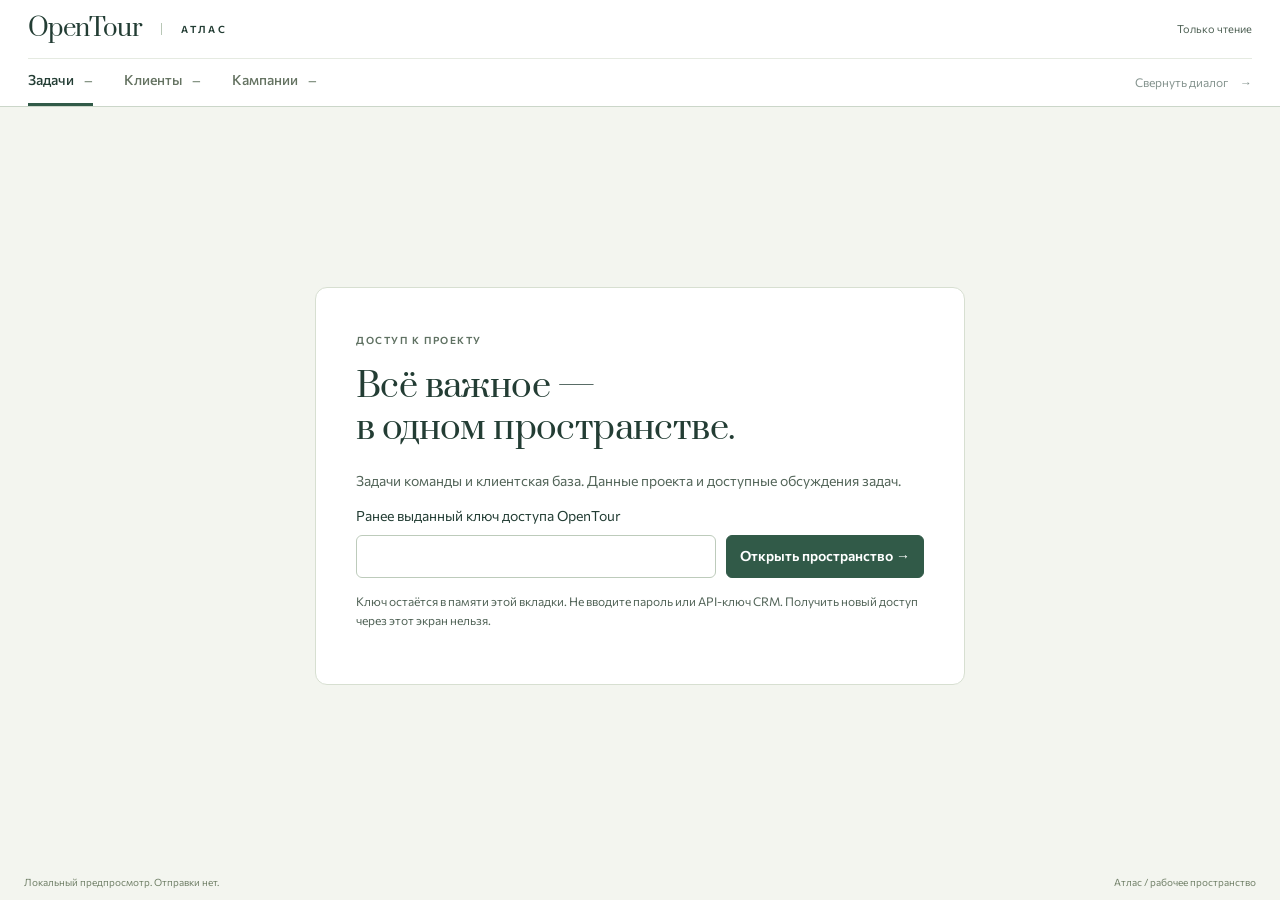
<file: ui/index.html>
<!doctype html><html lang="ru"><head><meta name="opentour-base" content=""><meta name="opentour-api-base" content=""><meta charset="utf-8"><meta name="viewport" content="width=device-width,initial-scale=1"><meta name="color-scheme" content="light"><title>OpenTour &mdash; Atlas</title><link rel="stylesheet" href="/ui/styles.css"><script src="/ui/app.js" defer></script></head><body>
<a class="skip-link" href="#main">К содержимому</a>
<header class="masthead" id="masthead"><div class="topline"><a class="brand" href="#tasks" aria-label="OpenTour — задачи">OpenTour<span>АТЛАС</span></a><div class="top-actions"><span class="role-label" id="session-role"></span><span class="read-badge" id="access-mode"><i aria-hidden="true"></i>Только чтение</span><button class="text-button" id="disconnect" hidden>Отключиться</button></div></div><div class="navline"><nav aria-label="Разделы"><button data-view="tasks" aria-current="page">Задачи <span id="nav-work-count">&mdash;</span></button><button data-view="clients">Клиенты <span id="nav-client-count">&mdash;</span></button><button data-view="campaigns">Кампании <span id="nav-campaign-count">&mdash;</span></button></nav><button id="dialog-toggle" aria-expanded="false" aria-controls="conversation" disabled>Свернуть диалог <span aria-hidden="true">→</span></button></div></header>
    <div id="synthetic-banner" class="synthetic-banner" hidden>ДЕМОНСТРАЦИЯ · Синтетические данные для проверки интерфейса</div>
      <section class="connect-panel" id="connect-panel" aria-labelledby="connect-title">
        <span class="eyebrow">ДОСТУП К ПРОЕКТУ</span><h1 id="connect-title">Всё важное —<br>в одном пространстве.</h1>
        <p>Задачи команды и клиентская база. Данные проекта и доступные обсуждения задач.</p>
        <form id="connect-form"><label for="access-token">Ранее выданный ключ доступа OpenTour</label><div class="connect-input"><input id="access-token" type="password" autocomplete="off" spellcheck="false" maxlength="1024" required aria-describedby="access-help"><button class="primary-button" id="connect-button" type="submit">Открыть пространство <span aria-hidden="true">→</span></button></div></form>
        <p class="field-hint" id="access-help">Ключ остаётся в памяти этой вкладки. Не вводите пароль или API-ключ CRM. Получить новый доступ через этот экран нельзя.</p>
        <p id="connect-status" role="status" class="connection-status"></p>
      </section>


<div id="workspace" class="workspace" hidden><main id="main" tabindex="-1">        <div class="page-heading" id="page-heading"><div><div class="eyebrow" id="page-eyebrow">ОБЩАЯ ДОСКА</div><h1 id="page-title">Работа команды</h1><p id="page-description">Текущий план, результаты и следующие шаги.</p></div><button id="refresh" class="secondary-button"><span aria-hidden="true">↻</span> Обновить</button></div>
        <div id="announcement" class="sr-only" role="status" aria-live="polite"></div>

        <section id="tasks-view" aria-label="Доска задач">
          <section id="app-tasks" hidden aria-label="Обсуждения OpenTour"><h2>Обсуждения задач</h2><p id="app-task-status" role="status"></p><div id="app-task-list" class="app-task-list"></div></section>
          <div class="mission-banner"><div class="mission-symbol" aria-hidden="true">↗</div><div><span class="eyebrow">ТЕКУЩЕЕ НАПРАВЛЕНИЕ</span><h2>От клиентской базы к готовой кампании</h2><p>Клиенты, работа команды и материалы в одном процессе.</p></div><span class="source-tag">Источник: OpenRig</span></div>
          <div class="section-toolbar"><div class="toolbar-title">Задачи <span id="work-total" class="count-pill">—</span></div><div class="filters"><label class="sr-only" for="work-filter">Этап задач</label><select id="work-filter"><option value="all">Все этапы</option><option value="planned">Запланировано</option><option value="in_progress">В работе</option><option value="needs_human">Требуется человек</option><option value="review">На проверке</option><option value="done">Выполнено</option><option value="unknown">Неизвестно</option></select><span class="update-label" id="board-updated">Ожидаем данные</span></div></div>
          <div id="board-notice" class="notice" hidden></div><div id="board" class="board" aria-busy="false" tabindex="0" aria-label="Колонки задач"></div>
          <p class="view-footnote">Этапы следуют за работой команды. Перетаскивание и изменение задач недоступны.</p>
        </section>

        <section id="clients-view" hidden aria-label="Клиентская база">
          <div class="client-filters-block"><form id="client-filters" class="client-filters"><div class="search-field"><span aria-hidden="true">⌕</span><label class="sr-only" for="client-search">Поиск клиентов</label><input id="client-search" type="search" placeholder="Имя, организация, email или телефон" autocomplete="off" maxlength="200"></div><label class="sr-only" for="client-kind">Тип клиента</label><select id="client-kind"><option value="all">Все клиенты</option><option value="person">Физические лица</option><option value="organization">Организации</option></select><label class="sr-only" for="client-channel">Наличие контактов</label><select id="client-channel"><option value="any">Любые контакты</option><option value="email">Есть email</option><option value="phone">Есть телефон</option><option value="none">Нет контактов</option></select></form></div>
          <div class="section-toolbar client-base-heading"><div class="toolbar-title">Клиентская база <span id="client-total" class="count-pill">—</span></div><span class="source-tag">Источник: CRM</span></div>
          <div id="clients-notice" class="notice" hidden></div><div class="client-table-block"><div id="client-list" class="client-list" aria-busy="false"></div>
          <div class="pagination"><span id="page-range" class="update-label"></span><div><button id="previous-page" class="secondary-button" disabled>← Назад</button><button id="next-page" class="secondary-button" disabled>Далее →</button></div></div></div>
          <p class="view-footnote">Данные читаются из CRM. Неизвестные сведения не дополняются автоматически.</p>
        </section>
        <section id="campaigns-view" hidden aria-label="Предпросмотр кампании">
          <div class="fixture-notice"><strong>FIXTURE · PREVIEW-ONLY</strong><span>NOT CONTENT-APPROVED · NOT SENT</span><p>Локальный пакет для просмотра. Это не запись сервиса рассылок, не утверждённое предложение и не отправленная кампания.</p></div>
          <div class="section-toolbar"><div class="toolbar-title">Материалы кампании</div><span class="source-tag">Источник: локальные артефакты r01</span></div>
          <div id="campaign-list" class="campaign-list" aria-busy="false"></div>
          <p class="view-footnote">Аудитория не выбрана. Получатели, отправитель и сервис рассылок не настроены. Просмотр ничего не отправляет.</p>
        </section>
</main><div id="dialog-shade" hidden></div><aside hidden id="conversation" aria-label="Контекстный диалог"><div class="dialog-top"><p class="eyebrow">КОНТЕКСТНЫЙ ДИАЛОГ</p><button id="dialog-close" class="text-button">Закрыть</button></div><div class="agent-heading"><span class="agent-initial" aria-hidden="true">O</span><div><h2 id="agent-name"></h2><p id="agent-object"></p></div></div><p class="dialog-hint" id="dialog-hint"></p><div id="messages" class="messages" role="log" aria-label="История диалога"></div><div id="chat-form"><label for="chat-text">Сообщение <span id="chat-recipient"></span></label><textarea id="chat-text" disabled rows="3" placeholder="Что уточнить у команды?"></textarea><p id="role-explanation">В этой роли можно читать диалог. Ответить команде — через карточку задачи.</p><div class="compose-bottom"><span id="chat-availability"></span><button id="chat-send" disabled class="primary">Отправить</button></div><p id="chat-status" class="form-status" role="status"></p></div></aside></div><footer class="app-footer" id="app-footer"><span id="campaign-note">Локальный предпросмотр. Отправки нет.</span><span>Атлас / рабочее пространство</span></footer>  <dialog id="detail-dialog" aria-labelledby="detail-title"><div class="dialog-header"><span id="detail-eyebrow" class="eyebrow">ПОДРОБНОСТИ</span><button id="close-detail" class="icon-button" aria-label="Закрыть подробности">✕</button></div><h2 id="detail-title">Подробности</h2><div id="detail-body" class="detail-body"></div><div class="dialog-footer"><span id="detail-mode">Режим просмотра</span><button id="done-detail" class="secondary-button">Закрыть</button></div></dialog>
</body></html>
</file>
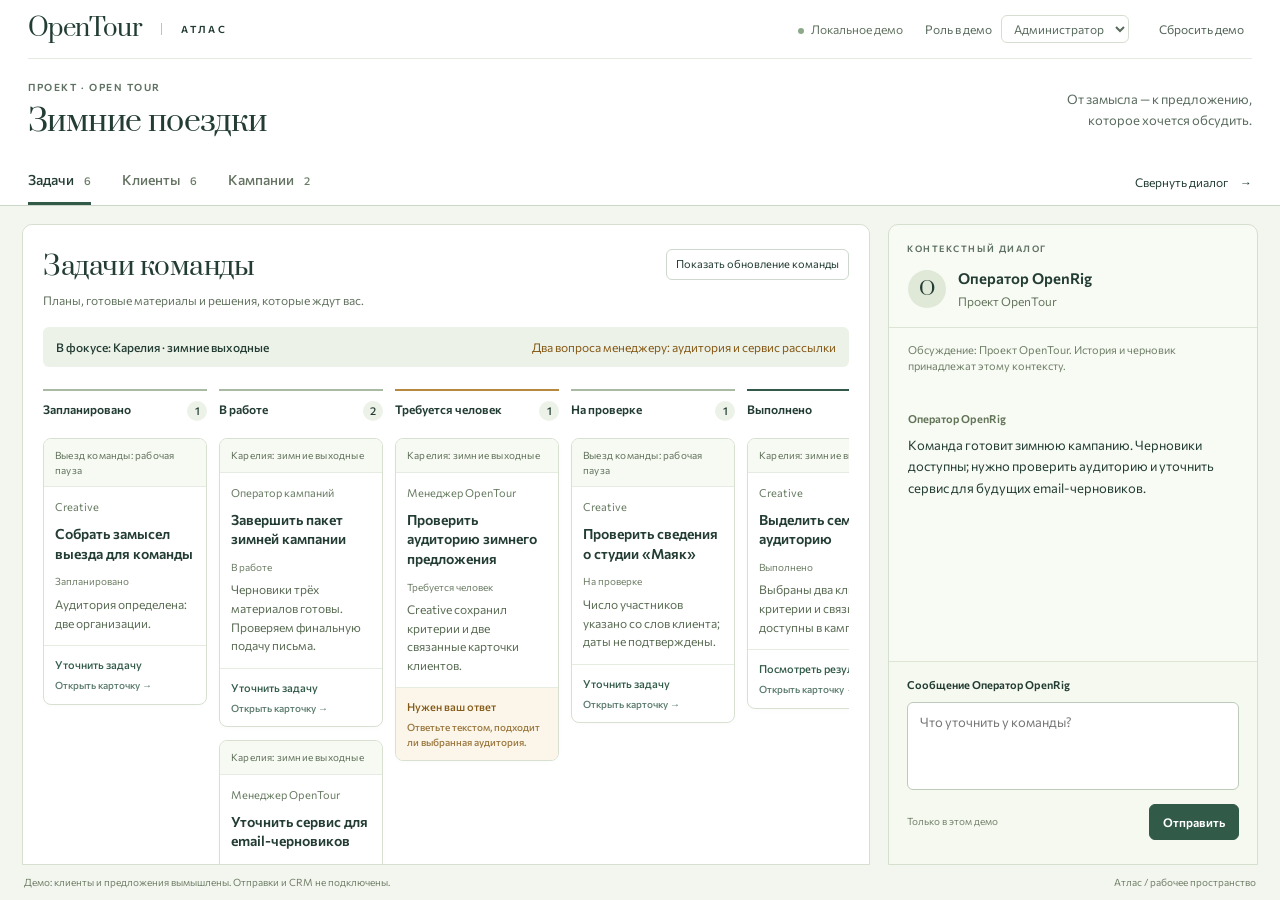
<file: prototypes/opentour-v3/index.html>
<!doctype html><html lang="ru"><head><meta charset="utf-8"><meta name="viewport" content="width=device-width,initial-scale=1"><title>opentour-v01 / V3 / Атлас</title><link rel="stylesheet" href="style.css?v=2"></head><body>
<header class="masthead"><div class="topline"><a class="brand" href="#tasks" aria-label="OpenTour — задачи">OpenTour<span>АТЛАС</span></a><div class="top-actions"><span class="demo-label">Локальное демо</span><label class="role-label">Роль в демо<select id="role"><option value="admin">Администратор</option><option value="user">Пользователь</option></select></label><button id="reset" class="text-button">Сбросить демо</button></div></div><div class="project-line"><div><p class="eyebrow">ПРОЕКТ · OPEN TOUR</p><h1>Зимние поездки</h1></div><p class="project-intent">От замысла — к предложению,<br>которое хочется обсудить.</p></div><div class="navline"><nav aria-label="Разделы"><button data-section="tasks" aria-current="page">Задачи <span>6</span></button><button data-section="clients">Клиенты <span>6</span></button><button data-section="campaigns">Кампании <span>2</span></button></nav><button id="dialog-toggle" aria-expanded="true">Свернуть диалог <span aria-hidden="true">→</span></button></div></header>
<div id="workspace" class="workspace"><main id="main" tabindex="-1"></main><div id="dialog-shade" hidden></div><aside id="conversation" aria-label="Контекстный диалог"><div class="dialog-top"><p class="eyebrow">КОНТЕКСТНЫЙ ДИАЛОГ</p><button id="dialog-close" class="text-button">Закрыть</button></div><div class="agent-heading"><span class="agent-initial" aria-hidden="true">O</span><div><h2 id="agent-name"></h2><p id="agent-object"></p></div></div><p class="dialog-hint" id="dialog-hint"></p><div id="messages" class="messages" role="log" aria-label="История диалога"></div><form id="chat-form"><label for="chat-text">Сообщение <span id="chat-recipient"></span></label><textarea id="chat-text" rows="3" placeholder="Что уточнить у команды?"></textarea><p id="role-explanation" hidden>В этой роли можно читать диалог. Ответить команде — через карточку задачи.</p><div class="compose-bottom"><span>Только в этом демо</span><button id="chat-send" class="primary">Отправить</button></div><p id="chat-status" class="form-status" role="status"></p></form></aside></div>
<footer class="app-footer"><span>Демо: клиенты и предложения вымышлены. Отправки и CRM не подключены.</span><span>Атлас / рабочее пространство</span></footer>
<dialog id="task-modal" aria-labelledby="task-title"><div class="modal-bar"><span id="task-context"></span><button id="task-close" class="text-button">Закрыть <span aria-hidden="true">×</span></button></div><div class="modal-scroll"><div class="modal-heading"><p class="eyebrow" id="task-owner"></p><h2 id="task-title"></h2><span id="task-status" class="status-label"></span></div><div class="modal-columns"><div class="task-detail"><section><h3>Суть задачи</h3><p id="task-description"></p></section><section class="requested"><h3>Что нужно сейчас</h3><p id="task-action"></p></section><section><h3>Последний результат</h3><p id="task-latest"></p></section><section id="task-discussion"><h3>Обсуждение</h3><div id="task-comments"></div></section><form id="task-form"><label id="task-input-label" for="task-reply">Уточнение команде</label><textarea id="task-reply" rows="3" placeholder="Напишите, что важно учесть…"></textarea><p id="task-form-status" role="status" class="form-status"></p><button id="task-submit" class="primary">Добавить уточнение</button></form></div><aside class="task-properties"><h3>Связанные материалы</h3><div id="task-links"></div><div id="task-event-area" hidden><p class="eyebrow">СИМУЛЯЦИЯ</p><p>Показать подтверждённый результат работы команды.</p><button id="task-event">Показать обновление команды</button><p id="event-status" role="status"></p></div><p class="quiet-note">Ответ сохраняется в обсуждении. Статус задачи сам по себе не меняется.</p></aside></div></div></dialog>
<div id="toast" role="status" aria-live="polite" hidden></div><script src="app.js?v=2"></script></body></html>
</file>
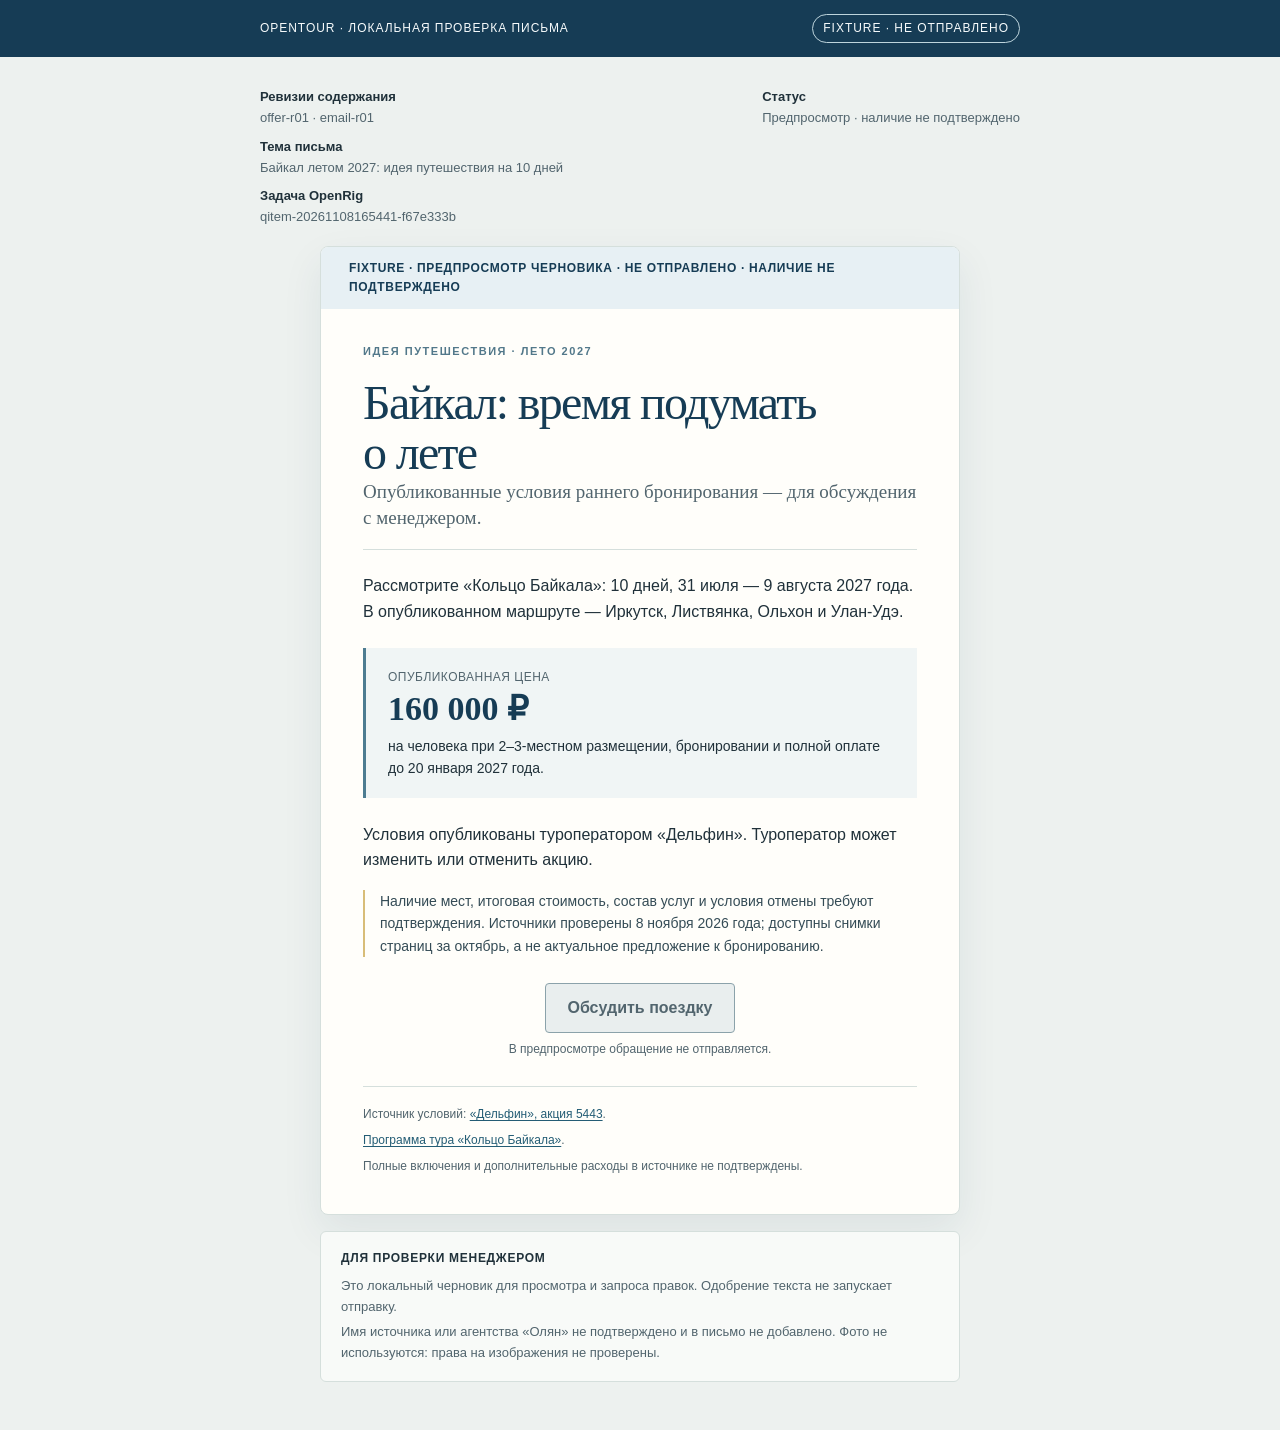
<file: opentour-rig/missions/01-local-information-layer/slices/04-campaign-draft/artifacts/email-preview-r01.html>
<!doctype html>
<html lang="ru">
<head>
  <meta charset="utf-8">
  <meta name="viewport" content="width=device-width, initial-scale=1">
  <meta name="color-scheme" content="light">
  <title>Предпросмотр письма · offer-r01 / email-r01</title>
  <style>
    :root {
      color-scheme: light;
      --lake: #163c55;
      --lake-soft: #e7f0f4;
      --ink: #20313a;
      --muted: #52656e;
      --paper: #fffefa;
      --ground: #edf1ef;
      --line: #d5dfdc;
      --amber: #f1e6c8;
    }
    * { box-sizing: border-box; }
    body {
      margin: 0;
      background: var(--ground);
      color: var(--ink);
      font-family: -apple-system, BlinkMacSystemFont, "Segoe UI", sans-serif;
      line-height: 1.6;
    }
    .review-header {
      background: var(--lake);
      color: #f7fbfc;
      padding: 14px 20px;
    }
    .review-header-inner, main {
      width: calc(100% - 32px);
      max-width: 760px;
      margin: 0 auto;
    }
    .review-header-inner {
      display: flex;
      align-items: center;
      justify-content: space-between;
      gap: 16px;
      font-size: 12px;
      letter-spacing: .08em;
      text-transform: uppercase;
    }
    .fixture-label {
      display: inline-block;
      border: 1px solid #bdd4dc;
      border-radius: 999px;
      padding: 4px 10px;
      color: #f7fbfc;
      white-space: nowrap;
    }
    main { padding: 30px 0 48px; }
    .review-meta {
      display: grid;
      grid-template-columns: 1fr auto;
      gap: 8px 18px;
      align-items: end;
      margin-bottom: 18px;
      color: var(--muted);
      font-size: 13px;
    }
    .review-meta p { margin: 0; }
    .review-meta strong { color: var(--ink); font-weight: 650; }
    .task-ref { grid-column: 1 / -1; overflow-wrap: anywhere; }
    .email-card {
      width: 100%;
      min-width: 0;
      max-width: 640px;
      margin: 0 auto;
      overflow: hidden;
      border: 1px solid var(--line);
      border-radius: 8px;
      background: var(--paper);
      box-shadow: 0 16px 40px rgba(22, 60, 85, .08);
    }
    .email-status {
      padding: 12px 28px;
      background: var(--lake-soft);
      color: var(--lake);
      font-size: 12px;
      font-weight: 700;
      letter-spacing: .055em;
      text-transform: uppercase;
    }
    .email-content { min-width: 0; padding: 34px 42px 30px; }
    .eyebrow {
      margin: 0 0 12px;
      color: #52788a;
      font-size: 11px;
      font-weight: 700;
      letter-spacing: .14em;
      text-transform: uppercase;
    }
    h1 {
      max-width: 480px;
      margin: 0;
      color: var(--lake);
      font-family: Georgia, "Times New Roman", serif;
      font-size: clamp(34px, 7vw, 48px);
      font-weight: 400;
      letter-spacing: -.035em;
      line-height: 1.05;
    }
    .dek {
      margin: 17px 0 25px;
      color: var(--muted);
      font-family: Georgia, "Times New Roman", serif;
      font-size: 19px;
      line-height: 1.4;
    }
    .rule { height: 1px; margin: 0 0 23px; background: var(--line); }
    .email-content p { margin: 0 0 17px; }
    .price-card {
      margin: 24px 0;
      padding: 20px 22px 18px;
      border-left: 3px solid #4d7c91;
      background: #f0f5f5;
    }
    .price-label {
      display: block;
      margin-bottom: 2px;
      color: var(--muted);
      font-size: 12px;
      letter-spacing: .04em;
      text-transform: uppercase;
    }
    .price {
      display: block;
      margin-bottom: 5px;
      color: var(--lake);
      font-family: Georgia, "Times New Roman", serif;
      font-size: 34px;
      line-height: 1.2;
    }
    .price-condition { margin: 0 !important; font-size: 14px; }
    .qualification {
      margin: 22px 0 24px;
      padding: 0 0 0 15px;
      border-left: 2px solid #d8bd78;
      color: #354c56;
      font-size: 14px;
    }
    .action-wrap { margin: 26px 0 8px; text-align: center; }
    .action {
      min-height: 46px;
      padding: 11px 22px;
      border: 1px solid #8ba2aa;
      border-radius: 4px;
      background: #e9eeee;
      color: #52656e;
      font: inherit;
      font-weight: 650;
      cursor: not-allowed;
    }
    .action-note { margin: 7px 0 0 !important; color: var(--muted); font-size: 12px; }
    .source-footer {
      margin-top: 27px;
      padding-top: 18px;
      border-top: 1px solid var(--line);
      color: var(--muted);
      font-size: 12px;
      overflow-wrap: anywhere;
    }
    .source-footer p { margin: 0 0 7px; }
    a { color: #245d75; text-decoration-thickness: 1px; text-underline-offset: 2px; }
    .review-notes {
      width: 100%;
      min-width: 0;
      max-width: 640px;
      margin: 16px auto 0;
      padding: 17px 20px;
      border: 1px solid var(--line);
      border-radius: 6px;
      background: #f8faf8;
      color: var(--muted);
      font-size: 13px;
    }
    .review-notes h2 {
      margin: 0 0 8px;
      color: var(--ink);
      font-size: 12px;
      letter-spacing: .06em;
      text-transform: uppercase;
    }
    .review-notes p { margin: 5px 0 0; }
    @media (max-width: 520px) {
      .review-header-inner { align-items: flex-start; flex-direction: column; gap: 8px; }
      main { padding-top: 22px; }
      .review-meta { grid-template-columns: 1fr; }
      .task-ref { grid-column: 1; }
      .email-status { padding: 11px 20px; }
      .email-content { padding: 28px 22px 24px; }
      .review-notes { padding: 15px 16px; }
    }
  </style>
</head>
<body>
  <header class="review-header">
    <div class="review-header-inner">
      <span>OpenTour · локальная проверка письма</span>
      <span class="fixture-label">FIXTURE · не отправлено</span>
    </div>
  </header>

  <main>
    <section class="review-meta" aria-label="Сведения о ревизии">
      <p><strong>Ревизии содержания</strong><br>offer-r01 · email-r01</p>
      <p><strong>Статус</strong><br>Предпросмотр · наличие не подтверждено</p>
      <p><strong>Тема письма</strong><br>Байкал летом 2027: идея путешествия на 10 дней</p>
      <p class="task-ref"><strong>Задача OpenRig</strong><br>qitem-20261108165441-f67e333b</p>
    </section>

    <article class="email-card" aria-label="Текстовая версия письма email-r01">
      <div class="email-status">FIXTURE · Предпросмотр черновика · Не отправлено · Наличие не подтверждено</div>
      <div class="email-content">
        <p class="eyebrow">Идея путешествия · лето 2027</p>
        <h1>Байкал: время подумать о лете</h1>
        <p class="dek">Опубликованные условия раннего бронирования — для обсуждения с менеджером.</p>
        <div class="rule" aria-hidden="true"></div>

        <p>Рассмотрите «Кольцо Байкала»: 10 дней, 31 июля — 9 августа 2027 года. В опубликованном маршруте — Иркутск, Листвянка, Ольхон и Улан-Удэ.</p>

        <div class="price-card">
          <span class="price-label">Опубликованная цена</span>
          <strong class="price">160 000 ₽</strong>
          <p class="price-condition">на человека при 2–3-местном размещении, бронировании и полной оплате до 20 января 2027 года.</p>
        </div>

        <p>Условия опубликованы туроператором «Дельфин». Туроператор может изменить или отменить акцию.</p>

        <p class="qualification">Наличие мест, итоговая стоимость, состав услуг и условия отмены требуют подтверждения. Источники проверены 8 ноября 2026 года; доступны снимки страниц за октябрь, а не актуальное предложение к бронированию.</p>

        <div class="action-wrap">
          <button class="action" type="button" disabled aria-disabled="true">Обсудить поездку</button>
          <p class="action-note">В предпросмотре обращение не отправляется.</p>
        </div>

        <footer class="source-footer">
          <p>Источник условий: <a href="https://www.delfin-tour.ru/promo/5443.html" rel="noopener noreferrer">«Дельфин», акция 5443</a>.</p>
          <p><a href="https://www.delfin-tour.ru/tours/24676.html" rel="noopener noreferrer">Программа тура «Кольцо Байкала»</a>.</p>
          <p>Полные включения и дополнительные расходы в источнике не подтверждены.</p>
        </footer>
      </div>
    </article>

    <aside class="review-notes" aria-label="Заметки для проверки менеджером">
      <h2>Для проверки менеджером</h2>
      <p>Это локальный черновик для просмотра и запроса правок. Одобрение текста не запускает отправку.</p>
      <p>Имя источника или агентства «Олян» не подтверждено и в письмо не добавлено. Фото не используются: права на изображения не проверены.</p>
    </aside>
  </main>
</body>
</html>
</file>
<file: ui/styles.css>
@import url('/ui/atlas.css');
/* Product adapters for the selected Atlas shell. No prototype fixture is loaded. */
:root{--ink:#233d34;--line:#d7dfd1;--muted:#526458;--green:#315a48}
.sr-only{position:absolute;width:1px;height:1px;padding:0;margin:-1px;overflow:hidden;clip:rect(0,0,0,0);white-space:nowrap;border:0}
.skip-link{position:fixed;top:-100px;left:20px;z-index:100;background:white;padding:10px}.skip-link:focus{top:10px}
.primary-button{background:var(--green);border-color:var(--green);color:white;font-weight:600}.secondary-button{background:white}.icon-button{padding:8px 12px}
.read-badge{color:var(--muted);font-size:11px}.synthetic-banner{padding:7px 20px;color:#705522;background:#fff3d9;font-size:11px;text-align:center;flex-shrink:0}
.connect-panel{margin:auto;max-width:650px;width:calc(100% - 36px);padding:40px;background:white;border:1px solid var(--line);border-radius:12px;overflow:auto}
.connect-panel h1{margin:16px 0 20px;font-size:34px}.connect-panel p{margin:14px 0;color:var(--muted)}.connect-input{display:flex;gap:10px;margin-top:9px}.connect-input input{min-width:0;flex:1}.field-hint,.connection-status{font-size:12px;color:var(--muted);line-height:1.6}
#workspace{padding-top:18px}.workspace main{padding:0 20px 24px}.workspace main>section{padding:0;min-height:0}.page-heading{display:flex;align-items:start;justify-content:space-between;gap:16px;padding:24px 0 20px}.page-heading h1{font-size:26px}.page-heading .eyebrow{display:none}.page-heading p{color:var(--muted);font-size:12px;margin-top:8px}.page-heading button{font-size:11px}
#tasks-view,#campaigns-view{padding-top:0}.mission-banner{display:flex;align-items:center;justify-content:space-between;gap:18px;background:#edf2e8;padding:12px 14px;border-radius:6px;margin-bottom:20px;font-size:12px}.mission-banner h2{font-size:13px;font-weight:500}.mission-banner .mission-symbol,.mission-banner .eyebrow,.mission-banner p{display:none}.source-tag{font-size:11px;color:var(--muted);white-space:nowrap}
.section-toolbar{display:flex;align-items:center;justify-content:space-between;gap:15px;margin:18px 0}.toolbar-title{display:flex;align-items:center;gap:9px;font-weight:600;font-size:15px}.count-pill{font-size:11px;background:#e7eddf;border-radius:6px;padding:3px 7px;color:var(--muted)}.filters{display:flex;align-items:center;gap:12px}.filters select{font-size:11px;padding:7px}.update-label,.view-footnote{font-size:11px;color:var(--muted)}.view-footnote{margin-top:18px}.notice{padding:12px 15px;background:#fbf6e9;border:1px solid #e1cc9f;border-radius:6px;font-size:12px;margin-bottom:15px}.notice button{margin-left:12px}
.board{display:grid;grid-template-columns:repeat(5,minmax(164px,1fr));gap:12px;overflow:auto;min-height:400px;align-items:start;padding-bottom:18px}.board.has-unknown{grid-template-columns:repeat(6,minmax(164px,1fr))}.column-heading{display:flex;justify-content:space-between;gap:8px;min-height:49px;font-size:12px;border-top:2px solid #a8bba2;padding:10px 0}.column-count{background:#edf2e8;border-radius:50%;width:20px;height:20px;display:grid;place-items:center;font-size:11px;flex-shrink:0}.column[data-column=needs_human] .column-heading{border-color:#b58a40}.column[data-column=done] .column-heading{border-color:#315a48}.task-wrap{margin-bottom:13px}.column-empty{padding:18px 7px;border:1px dashed var(--line);border-radius:7px;color:var(--muted);font-size:11px}.card-owner,.card-stage,.card-context{color:var(--muted)}.card-title{margin:0 0 12px}.card-main .card-owner{margin-bottom:8px}.card-footer{font-weight:500}.task-card:focus-visible{outline-offset:-3px}.app-task-list{display:grid;grid-template-columns:repeat(auto-fit,minmax(min(235px,100%),1fr));gap:12px;margin:15px 0 22px}.app-task-list .task-card{padding:16px}.app-task-list .task-card h3{margin:10px 0;font-size:14px}.app-task-list .task-card p{font-size:12px;color:var(--muted)}#app-tasks h2{font-size:16px}#app-task-status{font-size:11px;color:var(--muted);margin-top:5px}
/* Requested client composition: two equal-width, separate rounded blocks. */
.workspace main:has(#clients-view:not([hidden])){background:#f3f5ef;border-color:transparent;padding-top:22px}.client-filters-block,.client-table-block{width:100%;background:white;border:1px solid var(--line);border-radius:11px;overflow:hidden}.client-filters-block{padding:16px}.client-filters{display:flex;gap:12px;align-items:center}.client-filters select{max-width:185px;flex:0 1 185px}.search-field{display:flex;align-items:center;flex:1;min-width:120px;border:1px solid #bdcbbb;border-radius:6px;padding-left:12px;background:white}.search-field span{color:#607263}.search-field input{width:100%;border:0;background:transparent}.client-base-heading{margin:24px 0 18px}.client-list{min-width:0}.client-row{display:grid;grid-template-columns:minmax(230px,1.5fr) minmax(120px,1fr) minmax(100px,1fr) 18px;align-items:center;gap:18px;width:100%;border:0;border-bottom:1px solid #e6ecdf;border-radius:0;text-align:left;padding:18px 22px;font-size:12px;background:white}.client-header{padding-top:15px;padding-bottom:15px;font-size:10px;letter-spacing:1.4px;background:#fafbf6;color:#526458}.client-name{display:flex;align-items:center;gap:12px;min-width:0}.client-name strong{display:block;font-weight:500;overflow-wrap:anywhere}.client-name small{display:block;color:var(--muted);font-size:10px;margin-top:4px}.avatar{display:grid;place-items:center;width:32px;height:32px;border-radius:50%;background:#e7eddf;font-size:11px;flex-shrink:0}.client-contact{overflow-wrap:anywhere;color:var(--muted)}.row-arrow{color:#607263}.pagination{display:flex;justify-content:space-between;align-items:center;gap:12px;padding:14px 20px}.pagination button{font-size:11px;margin-left:6px}
.state-box{text-align:center;padding:32px 18px;color:var(--muted)}.state-box h3{margin:10px 0;font-size:17px;color:var(--ink)}.state-box p{font-size:12px;line-height:1.7}.state-box button{margin-top:14px}.state-symbol{font-size:22px}.skeleton{min-height:90px;background:#edf2e8;border-radius:7px;margin:12px 0}.loading-columns{display:grid;grid-template-columns:repeat(5,1fr);gap:12px;width:100%}.loading-client{height:65px;margin:0;border-bottom:1px solid white}.loading-label{font-size:12px;color:var(--muted)}
/* Shared real-source task, client and campaign dialogs. */
#detail-dialog[open]{display:flex;flex-direction:column;width:min(920px,calc(100% - 36px));max-height:88dvh}.dialog-header{display:flex;align-items:center;justify-content:space-between;gap:15px;padding:15px 24px;border-bottom:1px solid var(--line);flex-shrink:0}.dialog-header .eyebrow{font-size:10px}#detail-title{font:400 28px/1.4 Prata,Georgia,serif;padding:20px 27px 12px;overflow-wrap:anywhere;flex-shrink:0}.detail-body{overflow:auto;padding:12px 27px 28px;flex:1;min-height:0;overscroll-behavior:contain;max-height:none}.detail-grid{display:grid;grid-template-columns:minmax(0,1fr) 220px;gap:30px}.detail-side{border-left:1px solid var(--line);padding-left:22px}.detail-section{margin-bottom:24px}.detail-section h3{font-size:12px;font-weight:600;color:var(--muted);margin-bottom:9px}.detail-section p{font-size:14px;line-height:1.75;white-space:pre-wrap;overflow-wrap:anywhere}.detail-note,.technical-note{color:var(--muted);background:#f0f3e8;padding:13px;border:1px solid #dce5ce;border-radius:6px;font-size:11px;line-height:1.7;margin:15px 0;overflow-wrap:anywhere}.details-meta{font-size:11px;line-height:1.7;margin:0 0 15px}.details-meta dt{color:var(--muted);margin-top:12px}.details-meta dd{margin:3px 0;overflow-wrap:anywhere}.source-link{display:inline-block;font-size:12px;margin:10px 0}.detail-provenance{font-size:11px;color:var(--muted);margin-top:20px;overflow-wrap:anywhere}.detail-provenance p{white-space:pre-wrap;font-size:11px;margin-top:10px}.dialog-footer{display:flex;align-items:center;justify-content:space-between;gap:18px;padding:13px 24px;border-top:1px solid var(--line);font-size:11px;color:var(--muted);flex-shrink:0}.dialog-footer button{font-size:12px}.blocker,.observation-error{color:#943d2b}.native-observation{border-top:1px solid var(--line);padding-top:20px;margin-top:20px}.observation-controls{display:flex;align-items:end;gap:10px;flex-wrap:wrap;margin:15px 0}.observation-label{display:block;flex:1;min-width:150px;font-size:11px;color:var(--muted)}.observation-select{display:block;width:100%;margin-top:7px;font-size:12px}.observation-status,.observation-events{font-size:11px;color:var(--muted);line-height:1.7}.observation-events{padding-left:18px}.related-tasks button{display:block;text-align:left;max-width:100%;white-space:normal;overflow-wrap:anywhere;margin:10px 0}.app-task-detail{overflow-wrap:anywhere}.app-message{padding:14px 0;border-bottom:1px solid var(--line)}.app-message h3{font-size:12px;margin-bottom:9px}.message-body{white-space:pre-wrap;font-size:14px;line-height:1.7}.app-response{display:grid;gap:12px;margin-top:22px}.app-response label{font-size:12px;font-weight:600}.app-response textarea{width:100%;min-height:120px}.app-response .primary-button{justify-self:start}
.fixture-notice{padding:16px 20px;background:#fbf6e9;border:1px solid #e1cc9f;border-radius:7px;margin-bottom:18px;color:#705522;font-size:11px}.fixture-notice strong,.fixture-notice span{display:block;margin-bottom:6px}.fixture-labels{display:flex;flex-wrap:wrap;gap:6px;margin:12px 0}.fixture-labels span{padding:4px 7px;border:1px solid #ddc99c;border-radius:4px;background:#fbf6e9;font-size:10px;color:#705522}.campaign-card{display:block;width:100%;padding:24px;text-align:left;border-radius:8px}.campaign-card h2{font:25px Prata,Georgia,serif;margin:10px 0}.campaign-card>p{font-size:12px;color:var(--muted)}.campaign-facts{padding:16px;background:#edf2e8;border-radius:6px}.campaign-facts .details-meta{display:grid;grid-template-columns:1fr 2fr;gap:9px;margin:0}.campaign-facts dt,.campaign-facts dd{margin:0}.preview-switch{display:flex;flex-wrap:wrap;gap:8px;margin:18px 0}.preview-switch button{font-size:12px}.preview-switch [aria-pressed=true]{background:#315a48;color:white;border-color:#315a48}.email-preview-frame{width:100%;height:720px;border:1px solid var(--line);background:#f5f6f2;border-radius:7px}.campaign-source{white-space:pre-wrap;overflow-wrap:anywhere;font-size:12px;line-height:1.7;background:#f1f4eb;color:#2f4d35;border:1px solid #dbe3d2;border-radius:6px;padding:18px;max-width:100%}.campaign-detail>.detail-section{margin-top:24px}.campaign-detail .source-link{margin-right:18px}.campaign-detail .detail-provenance button{display:block;margin-top:8px}
#chat-form label{display:block;font-size:11px;font-weight:600;margin-bottom:9px}#role-explanation,.dialog-hint{color:var(--muted)}.message .author{color:var(--muted)}.panel-notice{font-size:12px;line-height:1.7;color:var(--muted)}.messages .message-body{font-size:13px}.messages button{font-size:11px}.app-footer{flex-shrink:0}
@media(max-width:1100px){.board{grid-template-columns:repeat(5,180px)}.board.has-unknown{grid-template-columns:repeat(6,180px)}.client-filters{flex-wrap:wrap}.search-field{flex-basis:100%}.client-filters select{flex:1;max-width:none}.client-row{grid-template-columns:minmax(150px,1.5fr) 1fr 1fr 15px;gap:12px;padding:16px}}
@media(max-width:700px){.connect-panel{padding:24px;margin:18px auto;flex:1}.connect-input{flex-direction:column}.connect-panel h1{font-size:28px}.topline{min-height:86px}.top-actions{margin-top:10px}.role-label{font-size:10px}.read-badge{font-size:10px}.workspace main{padding:0 14px 50px}.workspace main:has(#clients-view:not([hidden])){padding-top:18px}.page-heading{padding-top:21px}.page-heading h1{font-size:23px}.page-heading p{font-size:11px}.mission-banner{font-size:11px}.source-tag{font-size:10px}.mission-banner h2{font-size:12px}.section-toolbar{flex-wrap:wrap}.filters{flex-wrap:wrap;gap:8px}.board{grid-template-columns:repeat(5,247px);min-height:360px}.board.has-unknown{grid-template-columns:repeat(6,247px)}.client-filters-block{padding:13px}.client-filters{gap:9px}.client-filters select{width:45%;font-size:11px;padding:10px 7px}.client-filters input{font-size:12px;padding:10px}.client-row{grid-template-columns:minmax(0,1fr) 20px;padding:16px}.client-header{grid-template-columns:1fr}.client-header span:not(:first-child){display:none}.client-contact{grid-column:1;font-size:11px;padding-left:44px}.client-row .row-arrow{grid-column:2;grid-row:1/4}.client-name strong{font-size:13px}.client-base-heading{margin:22px 0 15px}.toolbar-title{font-size:16px}.pagination{padding:12px;gap:9px;align-items:start;flex-direction:column}.pagination div{align-self:end}.detail-grid{display:block}.detail-side{border-left:0;border-top:1px solid var(--line);padding:18px 0 0;margin-top:24px}#detail-dialog[open]{width:calc(100% - 20px);max-height:92dvh}.dialog-header{padding:12px 16px}#detail-title{font-size:24px;padding:18px 18px 10px}.detail-body{padding:10px 18px 23px}.dialog-footer{padding:12px 16px}.dialog-footer span{max-width:65%}.campaign-facts .details-meta{grid-template-columns:1fr}.email-preview-frame{height:760px}.preview-switch button{padding:8px;font-size:11px}}

/* Client-bound proposal editing reuses the current detail surface. */
.client-conversation-form,.proposal-form{display:grid;gap:10px;margin:14px 0}.client-conversation-form textarea,.proposal-form textarea,.proposal-form input{width:100%;padding:10px;border:1px solid #9dae9d;border-radius:6px;background:#fff;color:#233d34}.proposal-editor{border-top:1px solid #ced8ce;margin-top:22px;padding-top:18px}.proposal-current{white-space:pre-wrap;overflow-wrap:anywhere;font:inherit;background:#f3f5ef;padding:14px}.proposal-conflict{color:#78521f}
</file>
<file: prototypes/opentour-v3/style.css>
@font-face{font-family:Prata;src:url('assets/Prata-Regular.ttf')}@font-face{font-family:Commissioner;src:url('assets/Commissioner.ttf');font-weight:100 900;font-display:swap}*{box-sizing:border-box}html{color-scheme:light}body{margin:0;height:100dvh;display:flex;flex-direction:column;background:#f3f5ef;color:#233d34;font:14px/1.5 Commissioner,Arial,sans-serif;overflow:hidden}button,input,textarea,select{font:inherit;color:inherit}button,a,input,select,textarea{-webkit-tap-highlight-color:transparent}button{cursor:pointer;border:1px solid #ced8ce;border-radius:6px;background:white;padding:9px 13px;line-height:1.35}button:hover{background:#e9eee5;border-color:#9dae9d}button:disabled{cursor:not-allowed;opacity:.55}button:focus-visible,a:focus-visible,input:focus-visible,textarea:focus-visible,select:focus-visible,[tabindex]:focus-visible{outline:3px solid #927039;outline-offset:3px}input,select,textarea{border:1px solid #bdcbbb;border-radius:6px;background:#fff;padding:10px 12px;min-width:0}textarea{resize:vertical;min-height:80px}h1,h2,h3,h4,p{margin:0}a{color:#315a48;text-underline-offset:3px}h1,h2,h3{line-height:1.25}h1{font-family:Prata,Georgia,serif;font-size:30px;font-weight:400;letter-spacing:-.6px}h2{font-size:21px}h3{font-size:15px}small{font-size:12px}button.primary,.primary{background:#315a48;border-color:#315a48;color:#fff;font-weight:600}button.primary:hover{background:#244737}.text-button{border:0;background:transparent;padding:7px 8px;border-radius:4px;color:#526458}.eyebrow{font-size:10px;font-weight:600;letter-spacing:1.55px;color:#607263}.masthead{padding:0 28px;background:#fff;flex-shrink:0;border-bottom:1px solid #cbd6c9}.topline{height:59px;display:flex;align-items:center;justify-content:space-between;border-bottom:1px solid #e5eae1;gap:20px}.brand{font-family:Prata,Georgia,serif;font-size:24px;text-decoration:none;color:#233d34;display:flex;align-items:center;gap:19px;letter-spacing:-.6px}.brand span{font:600 10px Commissioner;letter-spacing:2.7px;padding-left:19px;border-left:1px solid #b8c7b6}.top-actions{display:flex;align-items:center;gap:22px;font-size:12px}.demo-label{color:#627361;white-space:nowrap}.demo-label:before{content:'';display:inline-block;background:#8caa8a;width:6px;height:6px;border-radius:50%;margin-right:7px}.role-label{display:flex;align-items:center;gap:9px;color:#596b5e}.role-label select{padding:5px 8px;border-color:#d6ded1;font-size:12px}.project-line{display:flex;align-items:center;justify-content:space-between;padding:21px 0 18px}.project-line .eyebrow{margin-bottom:8px}.project-intent{color:#596b5e;font-size:13px;line-height:1.6;text-align:right}.navline{display:flex;align-items:center;justify-content:space-between;gap:16px}nav{display:flex;gap:31px}nav button{border:0;background:transparent;border-radius:0;border-bottom:3px solid transparent;padding:12px 0 13px;font-weight:500;color:#657362}nav button[aria-current=page]{border-color:#315a48;color:#233d34}nav button span{display:inline-block;margin-left:7px;color:#6a7c68;font-size:11px;font-variant-numeric:tabular-nums}#dialog-toggle{font-size:12px;border:0;background:transparent;padding:9px 0}#dialog-toggle span{margin-left:10px}.workspace{padding:18px 22px 0;display:grid;grid-template-columns:minmax(0,1fr) 370px;gap:18px;flex:1;min-height:0}.workspace.panel-closed{grid-template-columns:minmax(0,1fr)}main{background:#fff;border:1px solid #d7dfd1;border-radius:10px 10px 0 0;min-width:0;min-height:0;overflow:auto;overscroll-behavior:contain;scrollbar-width:thin;scrollbar-color:#b4c3ad transparent}main>section{padding:24px 20px;min-height:100%}.section-heading{display:flex;align-items:flex-start;justify-content:space-between;gap:16px;margin-bottom:18px}.section-heading h2{font:400 26px Prata,Georgia,serif;letter-spacing:-.5px}.section-heading p{font-size:12px;color:#637460;margin-top:7px}.section-heading .small-action{font-size:11px;padding:7px 9px;max-width:200px}.direction-band{display:flex;align-items:center;justify-content:space-between;gap:14px;font-size:12px;background:#edf2e8;padding:11px 13px;border-radius:6px;margin-bottom:22px}.direction-band strong{font-weight:500}.direction-band span{color:#845916}.kanban{display:grid;grid-template-columns:repeat(5,minmax(164px,1fr));gap:12px;overflow-x:auto;min-height:460px;align-items:start;padding:0 0 18px;scrollbar-width:thin}.lane{min-width:0}.lane-heading{display:flex;justify-content:space-between;align-items:flex-start;gap:5px;min-height:49px;font-size:12px;font-weight:600;border-top:2px solid #a8bba2;padding:10px 0 7px}.lane-heading span{line-height:1.45}.lane-heading .count{font-size:11px;font-weight:500;background:#edf2e8;border-radius:50%;width:20px;height:20px;display:grid;place-items:center;flex-shrink:0}.lane[data-column=human] .lane-heading{border-top-color:#b58a40}.lane[data-column=done] .lane-heading{border-top-color:#315a48}.lane-body{display:flex;flex-direction:column;gap:13px;min-height:170px}.task-wrap{min-width:0;overflow:visible}.task-card{width:100%;padding:0;display:block;text-align:left;border:1px solid #d8e1d1;border-radius:8px;overflow:hidden;background:#fff;box-shadow:0 2px 4px #233d3404}.task-card:hover{background:#fff;border-color:#829e79;box-shadow:0 3px 9px #233d3412}.card-context{display:block;padding:9px 11px;border-bottom:1px solid #e7ece2;background:#f7f9f3;font-size:10px;line-height:1.45;color:#62735d;letter-spacing:.2px}.card-main{display:block;padding:13px 11px}.card-owner{display:block;color:#697c63;font-size:11px;margin-bottom:9px}.card-title{display:block;font-size:14px;font-weight:600;line-height:1.4;margin-bottom:12px;color:#233d34}.card-stage{display:block;font-size:10px;color:#6e7e66;margin-bottom:6px}.card-latest{display:block;font-size:12px;line-height:1.55;color:#5a6c54}.card-blocker{display:block;padding:9px 10px;margin-top:11px;font-size:11px;color:#a24735;background:#fcf0ea;border-radius:4px;line-height:1.5}.card-footer{display:block;padding:11px;border-top:1px solid #e6ecdf;font-size:11px;line-height:1.45;color:#315a48;font-weight:500}.card-footer.human{color:#845916;background:#fbf6e9}.card-footer .action-cue{display:block;font-size:10px;margin-top:5px;opacity:.8}.lane-empty{font-size:11px;line-height:1.5;color:#82907d;padding:18px 7px;border:1px dashed #d8e0d3;border-radius:7px}#conversation{background:#f8faf4;border:1px solid #d5dfce;border-radius:10px 10px 0 0;display:flex;flex-direction:column;min-height:0;overflow:hidden;min-width:0}#conversation[hidden]{display:none}.dialog-top{padding:17px 18px 13px;display:flex;align-items:center;justify-content:space-between}.dialog-top .eyebrow{font-size:9px}.dialog-top #dialog-close{display:none}.agent-heading{display:flex;gap:12px;align-items:center;padding:0 19px 17px;border-bottom:1px solid #dde6d6}.agent-initial{height:38px;width:38px;border-radius:50%;background:#e0e9d8;display:grid;place-items:center;flex-shrink:0;font:19px Prata}.agent-heading h2{font-size:15px;font-weight:600}.agent-heading p{font-size:12px;color:#65765e;margin-top:4px}.dialog-hint{font-size:11px;line-height:1.5;padding:14px 19px;color:#718169}.messages{flex:1;overflow:auto;min-height:80px;padding:5px 19px 20px;scrollbar-width:thin;overscroll-behavior:contain}.message{font-size:13px;line-height:1.65;margin:16px 0;overflow-wrap:anywhere}.message .author{display:block;font-size:11px;font-weight:600;margin-bottom:7px;color:#627558}.message.user{padding:12px 14px;border-radius:8px;background:#e8f0df;margin-left:23px}.message.user .author{color:#355141}.message.agent+.message.agent{border-top:1px solid #e2e9dd;padding-top:13px}#chat-form{padding:15px 18px 17px;border-top:1px solid #dce5d4;background:#f6f9f0}#chat-form label{font-size:11px;font-weight:600;display:block;margin-bottom:8px}#chat-text{width:100%;font-size:13px;background:#fff;min-height:88px;resize:none}#chat-text:disabled{background:#f0f3eb;color:#8a9485}#role-explanation{font-size:12px;line-height:1.6;margin:9px 0;color:#6f6247}.compose-bottom{display:flex;align-items:center;justify-content:space-between;gap:8px;margin-top:9px}.compose-bottom span{font-size:10px;color:#75836e}.compose-bottom button{font-size:12px}.form-status{font-size:12px;margin:7px 0;line-height:1.5;min-height:0;color:#315a48}.form-status.error{color:#a24735}.app-footer{display:flex;justify-content:space-between;gap:12px;flex-shrink:0;padding:10px 24px;font-size:10px;color:#728169}.app-footer span:last-child{white-space:nowrap}.index-heading{font-size:11px;color:#65745e;letter-spacing:.8px;margin-bottom:12px}.client-tools{display:flex;gap:10px;margin-bottom:24px}.client-tools input{flex:1}.client-tools select{max-width:190px}.dossier-layout{display:grid;grid-template-columns:225px minmax(0,1fr);gap:28px}.client-index{border-right:1px solid #e0e7d9;padding-right:20px}.client-option{width:100%;border:0;border-bottom:1px solid #e0e7d9;border-radius:0;background:#fff;padding:15px 11px;text-align:left}.client-option[aria-pressed=true]{background:#eaf0e3;border-left:3px solid #315a48;padding-left:8px}.client-option span{display:block;font-size:13px;font-weight:500}.client-option small{display:block;margin-top:4px;font-size:11px;color:#6f7c65}.dossier{padding:8px 0}.dossier .record-type{font-size:10px;letter-spacing:1.4px;color:#708068;margin-bottom:15px}.dossier h3{font:400 27px Prata;line-height:1.35;margin-bottom:13px;overflow-wrap:anywhere}.tags{display:flex;flex-wrap:wrap;gap:7px;margin:12px 0 24px}.tag{background:#eef3e7;padding:4px 9px;font-size:11px;border-radius:3px;color:#596e51}.need{border-top:1px solid #d5dfce;border-bottom:1px solid #d5dfce;padding:20px 0;margin-bottom:24px}.need .eyebrow{margin-bottom:10px}.need p:last-child{font-size:17px;font-weight:500;line-height:1.6}.dossier dl{display:grid;grid-template-columns:100px 1fr;gap:10px;font-size:13px;margin:0 0 25px}.dossier dt{color:#6e7d65}.dossier dd{margin:0;overflow-wrap:anywhere}.record-links{margin-top:23px}.record-links h4{font-size:12px;font-weight:500;color:#728069;margin-bottom:10px}.link-button{border:0;border-bottom:1px solid #c9d5c3;border-radius:0;text-align:left;padding:5px 0;background:none;color:#315a48;display:block;font-size:13px;margin:7px 0}.empty-dossier{padding:45px 12px;color:#7d8b75;font-size:14px;line-height:1.8}.campaign-selector{width:100%;margin-bottom:18px;font-size:13px}.audience-summary{border-top:1px solid #d7dfd2;border-bottom:1px solid #d7dfd2;padding:14px 0;display:flex;justify-content:space-between;align-items:center;gap:15px;font-size:12px}.audience-summary strong{display:block;font-size:14px;font-weight:500;margin-bottom:4px}.audience-summary span{color:#64735c}.audience-summary button{font-size:11px;flex-shrink:0}.audience-list{padding:15px;background:#f0f4ea;display:flex;gap:12px;flex-wrap:wrap}.audience-list[hidden]{display:none}.audience-list button{border:0;background:#fff;text-align:left;font-size:12px}.audience-list small{display:block;font-size:10px;color:#71816a;margin-top:5px}.material-tabs{display:flex;gap:20px;margin:23px 0 17px;border-bottom:1px solid #dbe3d4}.material-tabs button{border:0;border-bottom:2px solid transparent;border-radius:0;padding:8px 1px;color:#6c7b62;font-size:12px;background:transparent}.material-tabs button[aria-pressed=true]{color:#315a48;border-bottom-color:#315a48}.email-meta{font-size:11px;line-height:1.8;color:#718168;margin:12px 0 18px}.email-meta strong{font-size:13px;color:#2f493c;font-weight:500}.email{max-width:700px;margin:0 auto;background:white;border:1px solid #d9e1d3;box-shadow:0 6px 18px #233d3409}.email-brand{padding:22px 30px 18px;display:flex;justify-content:space-between;align-items:center;font:19px Prata}.email-brand span{font:10px Commissioner;letter-spacing:1.8px;color:#75856b}.email-image{width:100%;height:240px;object-fit:cover;object-position:center 44%;display:block}.letter-intro{padding:29px 32px 22px}.letter-intro .eyebrow{margin-bottom:13px}.letter-intro h3{font:400 35px/1.32 Prata;letter-spacing:-.8px;margin-bottom:22px}.letter-intro p{font-size:14px;line-height:1.8;color:#52664c}.letter-intro p+p{margin-top:12px}.offer-story{margin:0 32px;border-top:1px solid #d4decd;padding:25px 0;display:grid;grid-template-columns:minmax(0,1fr) 150px;gap:24px}.offer-story h4{font:400 25px/1.4 Prata;margin:6px 0 9px}.offer-story p{font-size:12px;line-height:1.7;color:#617458}.offer-story ul{padding-left:17px;font-size:13px;line-height:1.8;color:#496142;margin:12px 0 18px}.offer-story img{width:150px;height:210px;object-fit:cover;border-radius:2px}.offer-story:nth-of-type(even) img{object-position:40% center}.offer-story .price{font-size:23px;font-weight:600;display:block;font-variant-numeric:tabular-nums;margin-bottom:5px;letter-spacing:-.4px}.price small{font-size:11px;font-weight:400;color:#64765c;letter-spacing:0}.offer-story .availability{font-size:10px;color:#8b6d3d}.letter-ending{padding:24px 32px 30px;background:#f1f5eb}.letter-ending p{font-size:13px;line-height:1.75;margin-bottom:16px;color:#5a6f51}.letter-ending button{font-size:12px}.letter-ending small{display:block;font-size:10px;color:#728367;margin-top:10px}.photo-credit{padding:13px 25px;font-size:9px;color:#73836a;line-height:1.65;background:#f8faf4}.photo-credit a{color:inherit}.material-note{margin:18px 0 9px;font-size:11px;color:#7a866f;line-height:1.6}.compact-material{padding:30px;max-width:660px;border:1px solid #d7e0cf;border-radius:8px;background:#f7faf2;margin:24px 0}.compact-material .eyebrow{margin-bottom:15px}.compact-material h3{font:25px Prata;margin-bottom:20px}.compact-material p,.compact-material li{font-size:15px;line-height:1.85}.compact-material ol{padding-left:21px}.related-material{margin-top:24px;display:flex;flex-wrap:wrap;gap:8px}.related-material button{font-size:11px}.status-label{display:inline-block;padding:4px 10px;background:#eaf0e2;color:#3f5a36;font-size:11px;border-radius:4px;margin-top:13px}dialog{width:min(900px,calc(100% - 36px));max-height:88dvh;padding:0;border:1px solid #c3d1bd;border-radius:12px;color:#233d34;background:#fff;box-shadow:0 22px 100px #142e3440;overflow:hidden}dialog::backdrop{background:#233d3470;backdrop-filter:blur(1px)}.modal-bar{display:flex;justify-content:space-between;align-items:center;gap:20px;padding:13px 23px;border-bottom:1px solid #e0e7d9;font-size:12px;color:#67775f}.modal-scroll{padding:24px 27px 30px;overflow:auto;max-height:calc(88dvh - 58px);overscroll-behavior:contain}.modal-heading{margin-bottom:26px}.modal-heading .eyebrow{margin-bottom:11px}.modal-heading h2{font:400 28px/1.4 Prata;max-width:660px;letter-spacing:-.5px}.modal-columns{display:grid;grid-template-columns:minmax(0,1fr) 220px;gap:33px}.task-detail section{margin-bottom:23px}.task-detail h3,.task-properties h3{font-size:12px;font-weight:600;color:#6a7d60;margin-bottom:9px}.task-detail p{font-size:14px;line-height:1.75}.requested{padding:15px;background:#f1f5eb;border-left:3px solid #8da681}.task-properties{border-left:1px solid #e0e7d9;padding-left:23px}.task-properties button{max-width:100%;font-size:12px}.task-properties .link-button{font-size:12px;line-height:1.6}.quiet-note{font-size:11px!important;color:#7b896f;line-height:1.7!important;margin-top:24px}.discussion-entry{margin-bottom:12px;border-top:1px solid #e0e7d9;padding-top:12px}.discussion-entry strong{display:block;font-size:11px;font-weight:500;color:#65785b;margin-bottom:5px}.discussion-entry p{font-size:13px;white-space:pre-wrap;overflow-wrap:anywhere}#task-form label{display:block;font-weight:600;font-size:12px;margin-bottom:8px}#task-reply{width:100%;font-size:14px;resize:vertical}#task-form button{margin-top:5px;font-size:12px}#task-event-area{border-top:1px solid #dce5d5;margin-top:22px;padding-top:19px}#task-event-area .eyebrow{font-size:9px;margin-bottom:10px}#task-event-area p{font-size:12px;line-height:1.7}#task-event{margin:13px 0;font-size:11px;padding:10px;background:#f3f6ee}#event-status{color:#315a48;font-size:11px}#toast{position:fixed;bottom:37px;left:50%;transform:translateX(-50%);z-index:100;background:#233d34;color:#fff;padding:11px 18px;border-radius:7px;box-shadow:0 4px 20px #203d3430;max-width:calc(100vw - 30px);font-size:12px;pointer-events:none}#toast[hidden]{display:none}[hidden]{display:none!important}
@media(min-width:1700px){.workspace{grid-template-columns:minmax(0,1fr) 420px}.kanban{grid-template-columns:repeat(5,minmax(185px,1fr))}.card-title{font-size:15px}.card-latest{font-size:13px}}
@media(max-width:1100px) and (min-width:701px){.workspace{grid-template-columns:minmax(0,1fr) 320px;padding-left:15px;padding-right:15px;gap:12px}.kanban{grid-template-columns:repeat(5,180px)}.dossier-layout{grid-template-columns:180px 1fr;gap:17px}.offer-story{grid-template-columns:1fr}.offer-story img{width:100%;height:160px}.role-label{gap:5px}.top-actions{gap:12px}}
@media(max-width:700px){body{font-size:14px}.masthead{padding:0 16px}.topline{height:auto;min-height:99px;display:block;padding:13px 0 9px}.brand{font-size:22px;gap:14px;line-height:1.2}.brand span{font-size:9px;letter-spacing:2px;padding-left:14px}.top-actions{gap:10px;justify-content:space-between;margin-top:13px;font-size:11px}.demo-label{display:none}.role-label{font-size:10px;gap:7px}.role-label select{font-size:11px;padding:4px 6px}.top-actions #reset{font-size:10px;padding:5px}.project-line{padding:16px 0 13px}.project-line .eyebrow{font-size:8px;margin-bottom:7px}h1{font-size:25px}.project-intent{display:none}.navline{display:block;position:relative}nav{gap:23px}nav button{font-size:12px;padding:9px 0 12px}nav button span{font-size:10px;margin-left:4px}#dialog-toggle{position:fixed;bottom:38px;right:14px;z-index:35;background:#315a48;color:white;border:1px solid #315a48;border-radius:25px;padding:10px 17px;font-size:11px;box-shadow:0 3px 10px #233d3420}#dialog-toggle span{margin-left:6px}.workspace,.workspace.panel-closed{display:block;padding:12px 10px 0;min-height:0;overflow:hidden}main{height:100%;border-radius:8px 8px 0 0;overflow:auto}main>section{padding:21px 14px 65px}.section-heading{display:block;margin-bottom:17px}.section-heading h2{font-size:23px}.section-heading p{font-size:11px}.section-heading .small-action{margin-top:12px;max-width:none;font-size:10px}.direction-band{font-size:11px;display:block;line-height:1.6;padding:11px;margin-bottom:17px}.direction-band strong{display:block}.direction-band span{display:block;margin-top:4px}.kanban{grid-template-columns:repeat(5,247px);gap:13px;scroll-snap-type:x proximity;margin-left:-3px;padding-left:3px;min-height:440px;padding-bottom:20px}.lane{scroll-snap-align:start}.lane-heading{font-size:13px;min-height:42px}.card-title{font-size:15px}.card-latest{font-size:13px}.card-main{padding:15px}.card-context{padding:10px 15px;font-size:11px}.card-footer{padding:12px 15px;font-size:12px}.card-owner{font-size:12px}.card-stage{font-size:11px}.card-blocker{font-size:12px}.app-footer{padding:7px 13px;font-size:9px}.app-footer span:last-child{display:none}#conversation{position:fixed;inset:90px 10px 33px;z-index:60;max-height:calc(100dvh - 123px);border-radius:10px;box-shadow:0 12px 45px #233d3440}#dialog-shade:not([hidden]){position:fixed;inset:0;background:#233d344d;z-index:55}.dialog-top #dialog-close{display:block;font-size:11px}.dialog-top{padding-top:14px}.agent-heading{padding-bottom:13px}#chat-form{padding:12px 15px}.messages{padding-left:16px;padding-right:16px}.dossier-layout{display:block}.client-index{border:0;padding:0;margin-bottom:24px;display:flex;gap:8px;overflow:auto}.client-option{flex:0 0 210px;border:1px solid #dce3d5;border-radius:5px}.client-tools{display:block}.client-tools input{width:100%;margin-bottom:10px}.client-tools select{max-width:none;width:100%}.dossier h3{font-size:25px}.dossier dl{grid-template-columns:85px 1fr;font-size:13px}.need p:last-child{font-size:16px}.audience-summary{align-items:flex-start;font-size:11px;gap:10px}.audience-summary strong{font-size:13px}.audience-summary button{font-size:10px;padding:7px 8px}.campaign-selector{font-size:12px}.email-brand{padding:16px 18px;font-size:17px}.email-brand span{font-size:8px;letter-spacing:1px}.email-image{height:185px}.letter-intro{padding:23px 19px 18px}.letter-intro h3{font-size:29px}.letter-intro p{font-size:13px}.offer-story{margin:0 19px;padding:22px 0;display:block}.offer-story img{width:100%;height:145px;margin-top:17px}.offer-story h4{font-size:24px}.letter-ending{padding:22px 19px}.photo-credit{padding:12px 19px}.compact-material{padding:22px 19px}.compact-material p,.compact-material li{font-size:14px}.material-tabs{gap:17px}.material-tabs button{font-size:11px}dialog{width:calc(100% - 20px);max-height:92dvh;border-radius:9px}.modal-bar{padding:11px 14px;gap:8px;font-size:10px}.modal-scroll{padding:21px 18px 25px;max-height:calc(92dvh - 53px)}.modal-heading h2{font-size:24px}.modal-columns{display:block}.task-properties{border-left:0;border-top:1px solid #dce5d5;margin-top:25px;padding:22px 0 0}.task-properties #task-event-area{margin-top:18px}.task-detail p{font-size:13px}.task-detail section{margin-bottom:20px}#toast{bottom:39px;font-size:11px}.dialog-hint{font-size:10px;padding:10px 17px}}
@media(prefers-reduced-motion:reduce){*{scroll-behavior:auto!important;animation:none!important;transition:none!important}}
</file>
